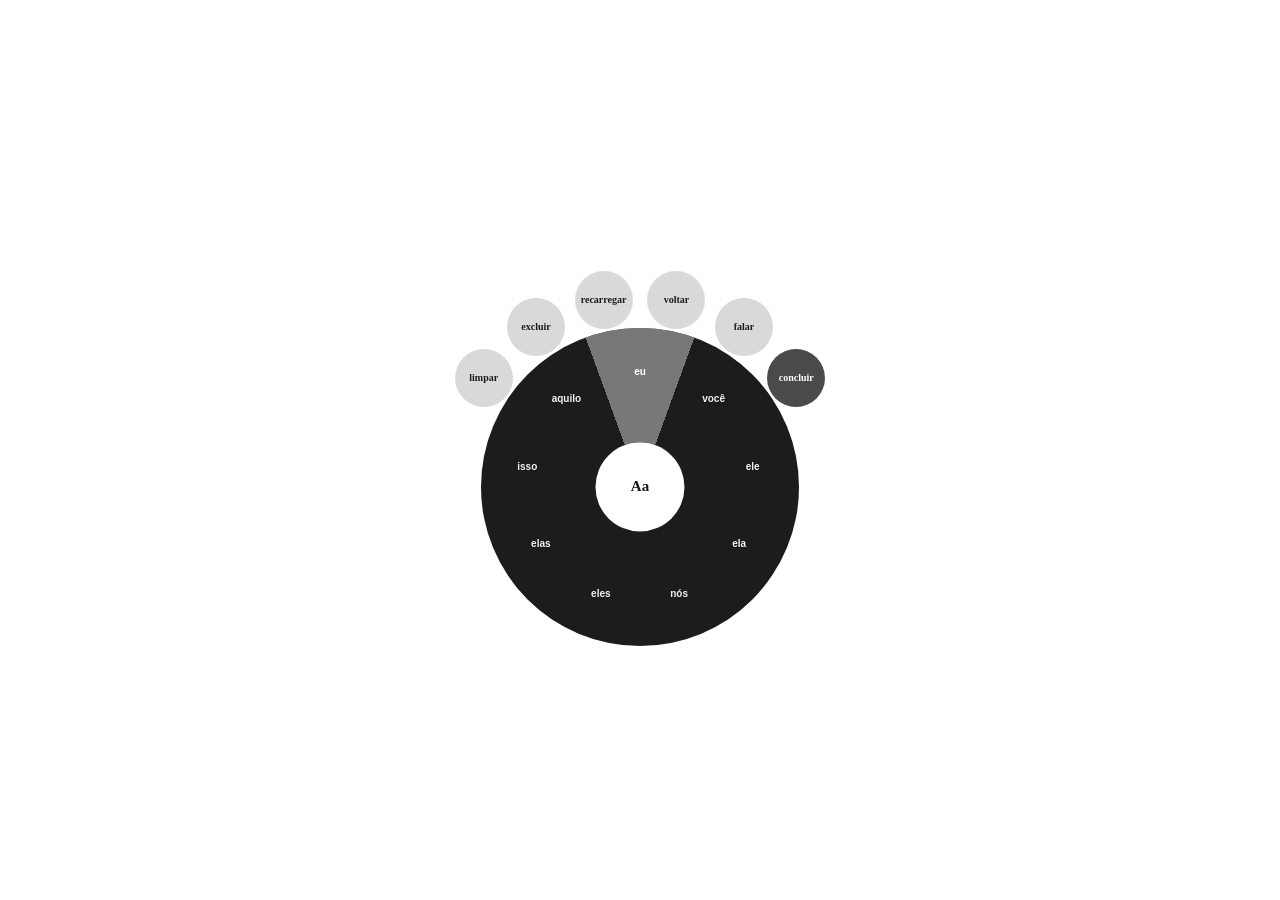
<file: index.html>
<!DOCTYPE html>
<html lang="pt-BR">
<head>
    <meta charset="UTF-8">
    <meta name="viewport" content="width=device-width, initial-scale=1.0">
    <title>Teclado circular</title>
    <link rel="stylesheet" href="css/teclado.css">
</head>
<body>
    <main class="login">
             <div class="campo" aria-label="Frase formada"><span id="valor"></span></div>
        <div class="frases-prontas" id="frasesProntas" aria-label="Frases prontas sugeridas" aria-live="polite"></div>
        <p class="pergunta"></p>
        <div class="teclado-area">
            <section class="teclado" id="teclado" aria-label="Teclado circular">
                <div class="anel anel-externo" id="anelExterno"></div>
                <div class="anel anel-meio" id="anelMeio"></div>
            </section>
            <div class="satelites" id="menuOrbital" aria-label="Menu de ações">
                <button class="satelite" id="limpar" type="button" aria-label="Limpar">limpar</button>
                <button class="satelite" id="excluir" type="button" aria-label="Excluir">excluir</button>
                <button class="satelite" id="recarregar" type="button" aria-label="Recarregar sugestões">recarregar</button>
                <button class="satelite" id="voltarInicio" type="button" aria-label="Voltar ao início">voltar</button>
                <button class="satelite" id="falar" type="button" aria-label="Falar">falar</button>
                <button class="satelite satelite-destaque" id="concluir" type="button" aria-label="Concluir">concluir</button>
            </div>
        </div>
   
    </main>
    <script src="js/teclado.js"></script>
</body>
</html>
</file>
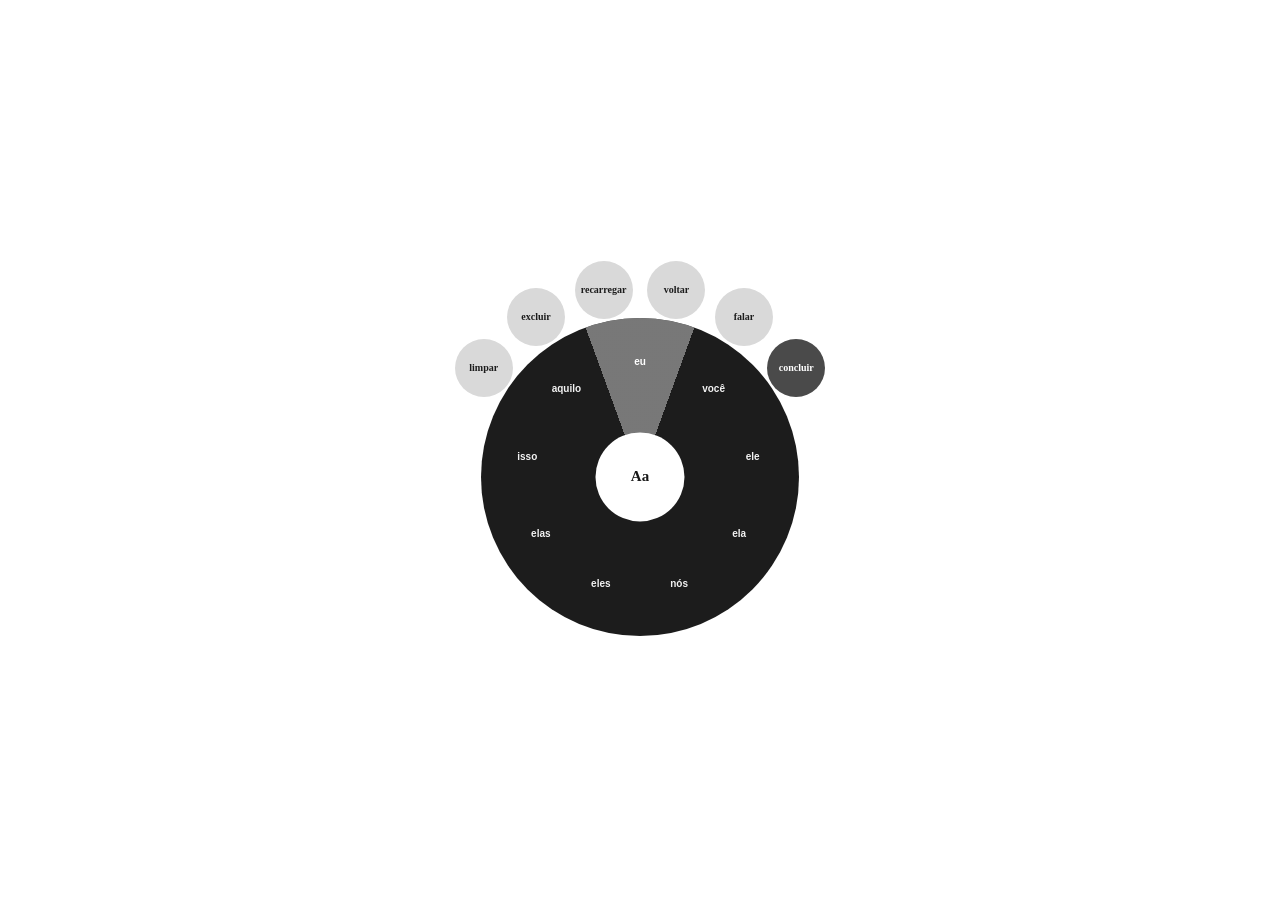
<file: teclado.html>
<!DOCTYPE html>
<html lang="pt-BR">
<head>
    <meta charset="UTF-8">
    <meta name="viewport" content="width=device-width, initial-scale=1.0">
    <title>Teclado circular</title>
    <link rel="stylesheet" href="css/teclado.css">
</head>
<body>
    <main class="login">
             <div class="campo" aria-label="Frase formada"><span id="valor"></span></div>
        <p class="pergunta"></p>
        <div class="teclado-area">
            <section class="teclado" id="teclado" aria-label="Teclado circular">
                <div class="anel anel-externo" id="anelExterno"></div>
                <div class="anel anel-meio" id="anelMeio"></div>
            </section>
            <div class="satelites" id="menuOrbital" aria-label="Menu de ações">
                <button class="satelite" id="limpar" type="button" aria-label="Limpar">limpar</button>
                <button class="satelite" id="excluir" type="button" aria-label="Excluir">excluir</button>
                <button class="satelite" id="recarregar" type="button" aria-label="Recarregar sugestões">recarregar</button>
                <button class="satelite" id="voltarInicio" type="button" aria-label="Voltar ao início">voltar</button>
                <button class="satelite" id="falar" type="button" aria-label="Falar">falar</button>
                <button class="satelite satelite-destaque" id="concluir" type="button" aria-label="Concluir">concluir</button>
            </div>
        </div>
   
    </main>
    <script src="js/teclado.js"></script>
</body>
</html>
</file>
<file: css/teclado.css>
* {
    box-sizing: border-box;
    margin: 0;
    padding: 0;
}

body {
    min-height: 100vh;
    display: flex;
    justify-content: center;
    background: #fff;
    font-family: Arial, Helvetica, sans-serif;
}

.login {
    width: 100%;
    max-width: 430px;
    min-height: 100vh;
    display: flex;
    flex-direction: column;
    align-items: center;
    padding: 55px 25px 30px;
}

h1 {
    margin-bottom: 20px;
    font: 900 64px/1 Georgia, serif;
}

.pergunta {
    margin-bottom: 65px;
    font-size: 38px;
    text-align: center;
}

.teclado-area {
    position: relative;
    width: 530px;
    height: 530px;
    margin-bottom: 55px;
}

.teclado,
.anel,
.satelites {
    position: absolute;
    inset: 0;
}

.anel {
    margin: auto;
    border-radius: 50%;
}

/* Argola de sugestões (autocomplete): fica por fora e só aparece depois da
   primeira palavra-chave escolhida, crescendo ao redor da argola interna. */
.anel-externo {
    width: 85%;
    height: 85%;
    background: #d8d8d8;
    opacity: 0;
    transform: scale(0.85);
    pointer-events: none;
    transition: opacity .25s ease, transform .25s ease;
}

.anel-externo.visivel {
    opacity: 1;
    transform: scale(1);
    pointer-events: auto;
}

/* Argola de palavras-chave: fica por dentro e sempre visível. */
.anel-meio {
    width: 60%;
    height: 60%;
    background: #1c1c1c;
}

.cunha {
    position: absolute;
    inset: 0;
    border-radius: inherit;
    opacity: 0;
    pointer-events: none;
    transition: opacity .16s ease;
}

.cunha.ativa {
    opacity: 1;
}

/* Botão "Aa" no centro da argola inicial: alterna a argola de fora entre
   sugestões de palavras e um teclado alfabético. */
.buraco-central {
    position: absolute;
    top: 50%;
    left: 50%;
    width: 28%;
    height: 28%;
    border: 0;
    border-radius: 50%;
    background: #fff;
    color: #171717;
    font: 700 15px Georgia, serif;
    cursor: pointer;
    transform: translate(-50%, -50%);
}

.buraco-central.ativo {
    background: #4a4a4a;
    color: #fff;
}

.buraco-central:focus,
.buraco-central:focus-visible {
    outline: 3px solid #2f8f5b;
    outline-offset: 2px;
}

.tecla {
    position: absolute;
    z-index: 1;
    display: grid;
    place-items: center;
    width: 56px;
    height: 56px;
    padding: 3px;
    border: 0;
    border-radius: 50%;
    outline: none;
    background: transparent;
    color: #171717;
    font: 700 11px/1.05 Arial, Helvetica, sans-serif;
    text-align: center;
    overflow-wrap: anywhere;
    cursor: pointer;
}

.anel-externo .tecla { font-size: 12px; }
.anel-meio .tecla { font-size: 10px; color: #f2f2f2; }

/* Teclas menores para caber as 26 letras do modo alfabético na argola de dentro. */
.tecla-compacta {
    width: 34px;
    height: 34px;
    padding: 2px;
}
.anel-meio .tecla-compacta { font-size: 13px; }

/* Indicação visual de foco, essencial para navegar com as setas do teclado físico.
   O destaque principal é o setor (cunha) atrás da tecla; aqui só garantimos contraste do texto. */
.tecla:focus,
.tecla:focus-visible {
    outline: none;
    color: #fff;
}

.satelites {
    z-index: 2;
    pointer-events: none;
}

.satelite {
    position: absolute;
    width: 58px;
    height: 58px;
    border: 0;
    border-radius: 50%;
    background: #d9d9d9;
    color: #1c1c1c;
    font: bold 10px Georgia, serif;
    cursor: pointer;
    opacity: 0;
    pointer-events: none;
    /* left/top são calculados em JS (posicionarMenuOrbital), com a mesma
       trigonometria usada nas teclas, para encaixar exatamente na
       circunferência da argola visível no momento. */
    transform: translate(-50%, -50%);
    transition: left .2s ease, top .2s ease, opacity .16s ease, background .2s ease, color .2s ease;
}

.satelites.ativo .satelite {
    opacity: 1;
    pointer-events: auto;
}

.satelite:hover,
.satelite:focus-visible {
    background: #4a4a4a;
    color: #fff;
    outline: 3px solid #111;
    outline-offset: 2px;
}

.satelite-destaque {
    background: #4a4a4a;
    color: #fff;
}

.campo {
    width: 100%;
    height: 60px;
    margin-bottom: 32px;
}

.cadastrar {
    width: 180px;
    height: 44px;
    border: 0;
    border-radius: 10px;
    background: #d8d8d8;
    font-size: 15px;
    cursor: pointer;
}

@media (max-width: 400px) {
    .login { padding-top: 40px; }
    h1 { font-size: 50px; }
    .pergunta { margin-bottom: 45px; font-size: 32px; }
    .teclado-area { width: 290px; height: 290px; }
    .satelite { width: 50px; height: 50px; font-size: 9px; }
}

/* Painel de frases prontas, logo abaixo do campo de texto. */
.frases-prontas {
    width: 100%;
    display: flex;
    flex-wrap: wrap;
    justify-content: center;
    gap: 8px;
    margin-top: -18px;
    margin-bottom: 28px;
    min-height: 0;
}

.frase-pronta {
    border: 0;
    border-radius: 999px;
    padding: 8px 16px;
    background: #eee;
    color: #171717;
    font: 600 13px Arial, Helvetica, sans-serif;
    cursor: pointer;
    transition: background .15s ease, color .15s ease;
}

.frase-pronta:hover,
.frase-pronta:focus-visible {
    background: #2f8f5b;
    color: #fff;
    outline: none;
}
</file>
